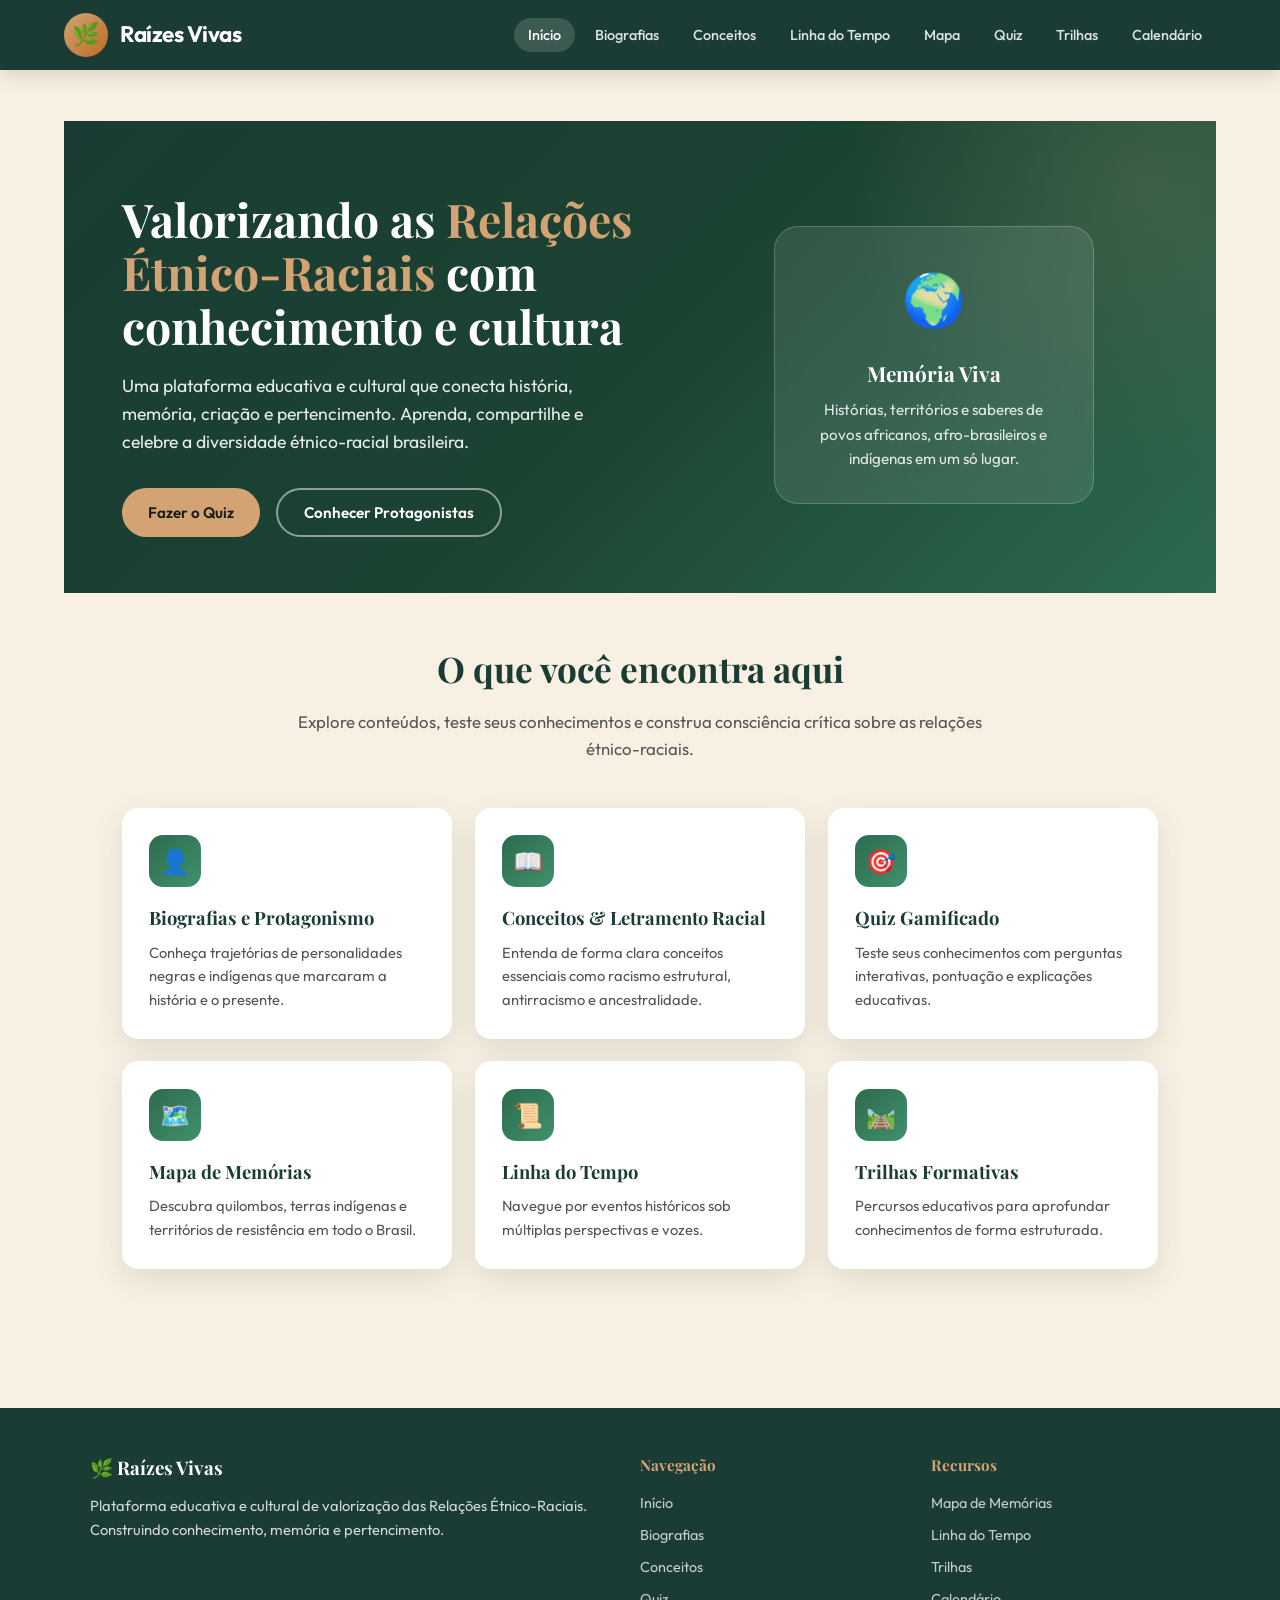
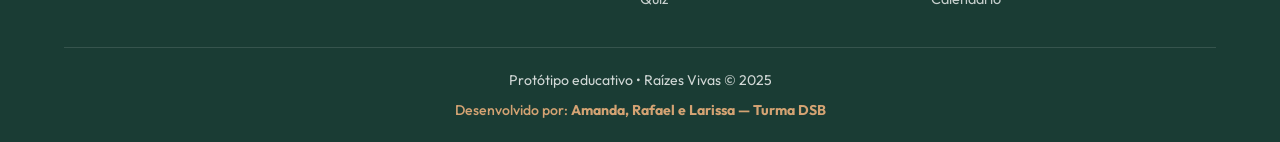
<file: index.html>
<!DOCTYPE html>
<html lang="pt-BR">
<head>
  <meta charset="UTF-8">
  <meta name="viewport" content="width=device-width, initial-scale=1.0">
  <title>Raízes Vivas | Plataforma de Relações Étnico-Raciais</title>
  <link rel="preconnect" href="https://fonts.googleapis.com">
  <link rel="preconnect" href="https://fonts.gstatic.com" crossorigin>
  <link href="https://fonts.googleapis.com/css2?family=Outfit:wght@300;400;500;600;700&family=Playfair+Display:wght@600;700&display=swap" rel="stylesheet">
  <link rel="stylesheet" href="style.css">
</head>
<body>

  <!-- HEADER -->
  <header>
    <div class="logo">
      <!-- Substitua por: <img src="assets/logo.png" alt="Logo Raízes Vivas"> -->
      <div class="logo-icon">🌿</div>
      <span>Raízes Vivas</span>
    </div>
    <nav id="mainNav">
      <button class="nav-btn active" data-section="home">Início</button>
      <button class="nav-btn" data-section="biografias">Biografias</button>
      <button class="nav-btn" data-section="conceitos">Conceitos</button>
      <button class="nav-btn" data-section="timeline">Linha do Tempo</button>
      <button class="nav-btn" data-section="mapa">Mapa</button>
      <button class="nav-btn" data-section="quiz">Quiz</button>
      <button class="nav-btn" data-section="trilhas">Trilhas</button>
      <button class="nav-btn" data-section="calendario">Calendário</button>
    </nav>
    <button class="menu-toggle" id="menuToggle">☰</button>
  </header>

  <!-- ========== HOME ========== -->
  <section id="home" class="section active">
    <div class="hero">
      <div class="hero-content">
        <h1>Valorizando as <span>Relações Étnico-Raciais</span> com conhecimento e cultura</h1>
        <p>Uma plataforma educativa e cultural que conecta história, memória, criação e pertencimento. Aprenda, compartilhe e celebre a diversidade étnico-racial brasileira.</p>
        <div class="hero-buttons">
          <button class="btn btn-primary" onclick="navegar('quiz')">Fazer o Quiz</button>
          <button class="btn btn-outline" onclick="navegar('biografias')">Conhecer Protagonistas</button>
        </div>
      </div>
      <div class="hero-visual">
        <div class="hero-card">
          <div class="emoji">🌍</div>
          <h3>Memória Viva</h3>
          <p>Histórias, territórios e saberes de povos africanos, afro-brasileiros e indígenas em um só lugar.</p>
        </div>
      </div>
    </div>

    <div style="padding: 3rem 5%;">
      <div class="section-header">
        <h2>O que você encontra aqui</h2>
        <p>Explore conteúdos, teste seus conhecimentos e construa consciência crítica sobre as relações étnico-raciais.</p>
      </div>

      <div class="features-grid">
        <div class="feature-card" onclick="navegar('biografias')">
          <div class="icon">👤</div>
          <h3>Biografias e Protagonismo</h3>
          <p>Conheça trajetórias de personalidades negras e indígenas que marcaram a história e o presente.</p>
        </div>
        <div class="feature-card" onclick="navegar('conceitos')">
          <div class="icon">📖</div>
          <h3>Conceitos & Letramento Racial</h3>
          <p>Entenda de forma clara conceitos essenciais como racismo estrutural, antirracismo e ancestralidade.</p>
        </div>
        <div class="feature-card" onclick="navegar('quiz')">
          <div class="icon">🎯</div>
          <h3>Quiz Gamificado</h3>
          <p>Teste seus conhecimentos com perguntas interativas, pontuação e explicações educativas.</p>
        </div>
        <div class="feature-card" onclick="navegar('mapa')">
          <div class="icon">🗺️</div>
          <h3>Mapa de Memórias</h3>
          <p>Descubra quilombos, terras indígenas e territórios de resistência em todo o Brasil.</p>
        </div>
        <div class="feature-card" onclick="navegar('timeline')">
          <div class="icon">📜</div>
          <h3>Linha do Tempo</h3>
          <p>Navegue por eventos históricos sob múltiplas perspectivas e vozes.</p>
        </div>
        <div class="feature-card" onclick="navegar('trilhas')">
          <div class="icon">🛤️</div>
          <h3>Trilhas Formativas</h3>
          <p>Percursos educativos para aprofundar conhecimentos de forma estruturada.</p>
        </div>
      </div>
    </div>
  </section>

  <!-- ========== BIOGRAFIAS ========== -->
  <section id="biografias" class="section">
    <div class="section-header">
      <h2>Biografias e Protagonismo</h2>
      <p>Personalidades negras e indígenas que construíram e continuam construindo a história do Brasil.</p>
    </div>

    <div class="bio-grid">
      <div class="bio-card">
        <div class="bio-img">⚔️</div>
        <div class="bio-body">
          <h3>Dandara dos Palmares</h3>
          <span class="tag">Resistência • Século XVII</span>
          <p>Guerreira e líder militar do Quilombo dos Palmares. Estratégica e corajosa, foi uma das principais figuras da resistência negra no período colonial.</p>
        </div>
      </div>

      <div class="bio-card">
        <div class="bio-img">🛡️</div>
        <div class="bio-body">
          <h3>Zumbi dos Palmares</h3>
          <span class="tag">Resistência • 1655–1695</span>
          <p>Último líder do Quilombo dos Palmares. Tornou-se o maior símbolo da resistência negra no Brasil. Sua morte é lembrada no Dia da Consciência Negra.</p>
        </div>
      </div>

      <div class="bio-card">
        <div class="bio-img">📚</div>
        <div class="bio-body">
          <h3>Machado de Assis</h3>
          <span class="tag">Literatura • 1839–1908</span>
          <p>Um dos maiores escritores da literatura brasileira e mundial. Negro, neto de escravizados, fundou a Academia Brasileira de Letras.</p>
        </div>
      </div>

      <div class="bio-card">
        <div class="bio-img">✍️</div>
        <div class="bio-body">
          <h3>Maria Firmina dos Reis</h3>
          <span class="tag">Literatura • 1822–1917</span>
          <p>Primeira romancista brasileira. Autora de “Úrsula” (1859), obra abolicionista que deu voz às personagens negras escravizadas.</p>
        </div>
      </div>

      <div class="bio-card">
        <div class="bio-img">🌿</div>
        <div class="bio-body">
          <h3>Ailton Krenak</h3>
          <span class="tag">Liderança Indígena • Contemporâneo</span>
          <p>Líder indígena, ambientalista e escritor. Autor de “Ideias para adiar o fim do mundo”. Uma das vozes mais importantes dos povos originários hoje.</p>
        </div>
      </div>

      <div class="bio-card">
        <div class="bio-img">🎓</div>
        <div class="bio-body">
          <h3>Sueli Carneiro</h3>
          <span class="tag">Filosofia & Ativismo • Contemporânea</span>
          <p>Filósofa e ativista antirracista. Fundadora do Geledés – Instituto da Mulher Negra. Referência no pensamento negro brasileiro.</p>
        </div>
      </div>

      <div class="bio-card">
        <div class="bio-img">🪶</div>
        <div class="bio-body">
          <h3>Sonia Guajajara</h3>
          <span class="tag">Política Indígena • Contemporânea</span>
          <p>Liderança indígena e atual Ministra dos Povos Indígenas. Símbolo da luta pelos direitos dos povos originários no Brasil contemporâneo.</p>
        </div>
      </div>

      <div class="bio-card">
        <div class="bio-img">👑</div>
        <div class="bio-body">
          <h3>Tereza de Benguela</h3>
          <span class="tag">Resistência • Século XVIII</span>
          <p>Liderou o Quilombo de Quariterê (MT) por mais de 20 anos após a morte de seu companheiro. Símbolo de liderança feminina negra.</p>
        </div>
      </div>
    </div>
  </section>

  <!-- ========== CONCEITOS ========== -->
  <section id="conceitos" class="section">
    <div class="section-header">
      <h2>Conceitos & Letramento Racial</h2>
      <p>Entenda os conceitos fundamentais para uma educação antirracista e um convívio mais justo.</p>
    </div>

    <div class="conceitos-grid">
      <div class="conceito-card">
        <h3>🧱 Racismo Estrutural</h3>
        <p>É a forma como o racismo está organizado na sociedade: nas instituições, leis, economia, educação e cultura. Não depende apenas de ações individuais, mas de um sistema que historicamente privilegia uns e discrimina outros.</p>
      </div>

      <div class="conceito-card">
        <h3>✊ Antirracismo</h3>
        <p>Mais do que “não ser racista”. É a prática ativa de combater o racismo em todas as suas formas — nas relações pessoais, nas instituições e nas políticas públicas. Exige ação consciente e contínua.</p>
      </div>

      <div class="conceito-card">
        <h3>🌳 Ancestralidade</h3>
        <p>A conexão com as gerações anteriores, seus saberes, valores, lutas e legados. Para povos africanos e indígenas, a ancestralidade é fonte de identidade, força e pertencimento.</p>
      </div>

      <div class="conceito-card">
        <h3>🪞 Representatividade</h3>
        <p>A presença de pessoas negras e indígenas em espaços de poder, mídia, educação e cultura. Ver-se representado fortalece a autoestima e amplia as possibilidades de futuro das novas gerações.</p>
      </div>

      <div class="conceito-card">
        <h3>🏠 Pertencimento</h3>
        <p>O sentimento de fazer parte de um grupo, de uma história e de um território. O racismo tenta negar esse direito. Reconhecer e valorizar as identidades é um ato de reparação e dignidade.</p>
      </div>

      <div class="conceito-card">
        <h3>⚖️ Equidade</h3>
        <p>Diferente de igualdade formal, a equidade reconhece que as pessoas partem de lugares diferentes e precisam de condições específicas para ter as mesmas oportunidades. É justiça com contexto histórico.</p>
      </div>
    </div>
  </section>

  <!-- ========== LINHA DO TEMPO ========== -->
  <section id="timeline" class="section">
    <div class="section-header">
      <h2>Linha do Tempo Multivocal</h2>
      <p>Eventos históricos contados por diferentes vozes e perspectivas.</p>
    </div>

    <div class="timeline-filters">
      <button class="filter-btn active" data-filter="todos">Todos</button>
      <button class="filter-btn" data-filter="africa">África</button>
      <button class="filter-btn" data-filter="brasil">Brasil</button>
      <button class="filter-btn" data-filter="indigena">Povos Indígenas</button>
      <button class="filter-btn" data-filter="resistencia">Resistência</button>
    </div>

    <div class="timeline">
      <div class="timeline-item" data-cat="africa">
        <span class="year">Séculos XII–XVI</span>
        <h3>Reinos e Impérios Africanos</h3>
        <p>Grandes civilizações como Mali, Songhai, Congo e Benin floresceram com sistemas políticos, econômicos e culturais sofisticados, muito antes da chegada dos europeus.</p>
      </div>
      <div class="timeline-item" data-cat="brasil">
        <span class="year">1500–1888</span>
        <h3>Diáspora Africana e Escravidão no Brasil</h3>
        <p>Mais de 4,8 milhões de africanos foram trazidos forçadamente. Mesmo sob violência extrema, construíram culturas, religiões, línguas e formas de resistência que moldaram o Brasil.</p>
      </div>
      <div class="timeline-item" data-cat="resistencia">
        <span class="year">1605–1695</span>
        <h3>Quilombo dos Palmares</h3>
        <p>O maior quilombo das Américas durou quase um século. Liderado por Zumbi e Dandara, tornou-se símbolo máximo de resistência negra e liberdade.</p>
      </div>
      <div class="timeline-item" data-cat="indigena">
        <span class="year">Século XVI em diante</span>
        <h3>Resistências Indígenas</h3>
        <p>Povos originários enfrentaram invasão, doenças e escravização. Muitos mantiveram línguas, cosmologias e territórios através de lutas contínuas até os dias atuais.</p>
      </div>
      <div class="timeline-item" data-cat="brasil">
        <span class="year">13 de maio de 1888</span>
        <h3>Abolição da Escravidão</h3>
        <p>A Lei Áurea encerrou legalmente a escravidão, mas não garantiu terras, educação ou reparação. O pós-abolição foi marcado por exclusão e novas formas de racismo.</p>
      </div>
      <div class="timeline-item" data-cat="resistencia">
        <span class="year">20 de novembro de 1695</span>
        <h3>Morte de Zumbi dos Palmares</h3>
        <p>Data que se tornou o Dia da Consciência Negra. Representa a luta contínua por dignidade, memória e justiça racial no Brasil.</p>
      </div>
      <div class="timeline-item" data-cat="brasil">
        <span class="year">2003 / 2008</span>
        <h3>Leis 10.639 e 11.645</h3>
        <p>Tornaram obrigatório o ensino da história e cultura afro-brasileira e indígena em todas as escolas do país, um marco na educação antirracista.</p>
      </div>
    </div>
  </section>

  <!-- ========== MAPA ========== -->
  <section id="mapa" class="section">
    <div class="section-header">
      <h2>Mapa de Memórias</h2>
      <p>Territórios de resistência, saberes e culturas vivas em todo o Brasil.</p>
    </div>

    <div class="map-container">
      <div class="map-placeholder">
        <svg viewBox="0 0 400 400" preserveAspectRatio="xMidYMid meet">
          <path fill="#ffffff" d="M280,40 C300,50 320,70 330,100 C340,130 350,150 345,180 C340,210 330,240 310,260 C290,280 270,300 240,320 C210,340 180,350 150,345 C120,340 100,320 90,290 C80,260 70,230 75,200 C80,170 90,140 110,120 C130,100 160,80 190,60 C220,40 250,30 280,40 Z"/>
        </svg>

        <div class="map-points">
          <div class="map-point" style="top: 22%; left: 42%;" data-label="Amazônia" onclick="mostrarPonto(this, 'Aldeias Indígenas (AM/PA)', 'Povos da Amazônia que protegem a floresta e transmitem conhecimentos milenares sobre a biodiversidade e cosmologias ancestrais.')"></div>
          <div class="map-point" style="top: 28%; left: 72%;" data-label="Pernambuco" onclick="mostrarPonto(this, 'Quilombo do Catucá (PE)', 'Histórico quilombo urbano com memória de luta e forte presença da cultura afro-pernambucana.')"></div>
          <div class="map-point" style="top: 42%; left: 78%;" data-label="Bahia" onclick="mostrarPonto(this, 'Quilombo do Remanso (BA)', 'Comunidade quilombola com forte tradição de samba de roda, agricultura tradicional e resistência cultural.')"></div>
          <div class="map-point" style="top: 48%; left: 48%;" data-label="Goiás" onclick="mostrarPonto(this, 'Comunidade Kalunga (GO)', 'Um dos maiores territórios quilombolas do Brasil, com rica tradição cultural e história de resistência.')"></div>
          <div class="map-point" style="top: 40%; left: 52%;" data-label="Mato Grosso" onclick="mostrarPonto(this, 'Terras Indígenas (MT)', 'Diversos povos, como os Xavante e Bororo, mantêm línguas, rituais e modos de vida ancestrais.')"></div>
          <div class="map-point" style="top: 62%; left: 68%;" data-label="Rio de Janeiro" onclick="mostrarPonto(this, 'Terreiro de Candomblé (RJ)', 'Espaço de preservação da religião de matriz africana, acolhimento comunitário e transmissão de saberes.')"></div>
          <div class="map-point" style="top: 58%; left: 60%;" data-label="São Paulo" onclick="mostrarPonto(this, 'Comunidades Negras Urbanas (SP)', 'Territórios de cultura, samba, jongo e mobilização antirracista nas periferias e centros urbanos.')"></div>
          <div class="map-point" style="top: 75%; left: 58%;" data-label="Rio Grande do Sul" onclick="mostrarPonto(this, 'Quilombos e Comunidades (RS)', 'Presença negra histórica no Sul, com comunidades quilombolas e tradições culturais afro-gaúchas.')"></div>
        </div>

        <div class="map-popup" id="mapPopup">
          <button class="popup-close" onclick="fecharPopup()">×</button>
          <h4 id="popupTitle">Título</h4>
          <p id="popupDesc">Descrição</p>
        </div>
      </div>

      <div class="map-info">
        <div class="map-stat">
          <div class="number">2.800+</div>
          <div class="label">Comunidades Quilombolas</div>
        </div>
        <div class="map-stat">
          <div class="number">305</div>
          <div class="label">Povos Indígenas</div>
        </div>
        <div class="map-stat">
          <div class="number">1.200+</div>
          <div class="label">Terreiros mapeados</div>
        </div>
        <div class="map-stat">
          <div class="number">∞</div>
          <div class="label">Histórias para contar</div>
        </div>
      </div>
    </div>
  </section>

  <!-- ========== QUIZ ========== -->
  <section id="quiz" class="section">
    <div class="section-header">
      <h2>Quiz de Relações Étnico-Raciais</h2>
      <p>Teste seus conhecimentos de forma interativa e educativa. Cada acerto vale 10 pontos!</p>
    </div>

    <div class="quiz-container">
      <div id="quizContent">
        <div class="quiz-header">
          <div class="quiz-score">
            <span id="quizScore">Pontuação: 0</span>
            <span id="quizProgress">Pergunta 1 de 6</span>
          </div>
        </div>

        <div class="quiz-question" id="quizQuestion">
          Clique em "Começar Quiz" para iniciar!
        </div>

        <div class="quiz-options" id="quizOptions"></div>
        <div class="quiz-feedback" id="quizFeedback"></div>

        <div class="quiz-actions">
          <button class="btn btn-primary" id="quizStart" onclick="iniciarQuiz()">Começar Quiz</button>
          <button class="btn btn-primary" id="quizNext" style="display:none;" onclick="proximaPergunta()">Próxima pergunta</button>
        </div>
      </div>

      <div class="quiz-result" id="quizResult">
        <h3>Resultado Final</h3>
        <div class="final-score" id="finalScore">0 / 60</div>
        <p id="resultMessage"></p>
        <button class="btn btn-primary" style="margin-top:1.2rem;" onclick="iniciarQuiz()">Tentar novamente</button>
      </div>
    </div>
  </section>

  <!-- ========== TRILHAS ========== -->
  <section id="trilhas" class="section">
    <div class="section-header">
      <h2>Trilhas Formativas</h2>
      <p>Percursos educativos para aprofundar conhecimentos e desenvolver consciência crítica.</p>
    </div>

    <div class="trilhas-grid">
      <div class="trilha-card">
        <div class="trilha-header" style="background: linear-gradient(135deg, #1a3c34, #2d6a4f);">🌍</div>
        <div class="trilha-body">
          <h3>África para além da escravidão</h3>
          <p>Conheça os reinos, ciências, artes e filosofias africanas antes e durante a diáspora.</p>
          <div class="trilha-meta"><span>📚 8 módulos</span><span>⏱️ 6 horas</span></div>
          <div class="progress-bar"><div class="progress-fill" style="width: 35%;"></div></div>
          <small>35% concluído</small>
        </div>
      </div>

      <div class="trilha-card">
        <div class="trilha-header" style="background: linear-gradient(135deg, #bc6c25, #d4a373);">🛡️</div>
        <div class="trilha-body">
          <h3>Racismo estrutural e antirracismo</h3>
          <p>Entenda como o racismo se organiza na sociedade e quais práticas combatem essa realidade.</p>
          <div class="trilha-meta"><span>📚 6 módulos</span><span>⏱️ 4,5 horas</span></div>
          <div class="progress-bar"><div class="progress-fill" style="width: 10%;"></div></div>
          <small>10% concluído</small>
        </div>
      </div>

      <div class="trilha-card">
        <div class="trilha-header" style="background: linear-gradient(135deg, #40916c, #2d6a4f);">🪶</div>
        <div class="trilha-body">
          <h3>Povos Indígenas: passado e presente</h3>
          <p>Diversidade, cosmologias, lutas territoriais e contribuições dos povos originários.</p>
          <div class="trilha-meta"><span>📚 7 módulos</span><span>⏱️ 5 horas</span></div>
          <div class="progress-bar"><div class="progress-fill" style="width: 0%;"></div></div>
          <small>Não iniciada</small>
        </div>
      </div>

      <div class="trilha-card">
        <div class="trilha-header" style="background: linear-gradient(135deg, #1b4332, #bc6c25);">🎭</div>
        <div class="trilha-body">
          <h3>Culturas afro-diaspóricas no século XXI</h3>
          <p>Música, literatura, cinema, moda e tecnologia produzidos pela diáspora africana hoje.</p>
          <div class="trilha-meta"><span>📚 5 módulos</span><span>⏱️ 3,5 horas</span></div>
          <div class="progress-bar"><div class="progress-fill" style="width: 60%;"></div></div>
          <small>60% concluído</small>
        </div>
      </div>
    </div>
  </section>

  <!-- ========== CALENDÁRIO ========== -->
  <section id="calendario" class="section">
    <div class="section-header">
      <h2>Calendário de Celebrações e Resistências</h2>
      <p>Datas importantes para lembrar, estudar e celebrar.</p>
    </div>

    <div class="calendar-grid">
      <div class="event-card">
        <div class="event-date">19 de abril</div>
        <h3>Dia dos Povos Indígenas</h3>
        <p>Data dedicada à valorização das culturas, línguas e direitos dos povos originários do Brasil.</p>
      </div>
      <div class="event-card">
        <div class="event-date">13 de maio</div>
        <h3>Abolição da Escravidão</h3>
        <p>Marco legal da abolição. Momento de reflexão sobre o que ainda falta ser conquistado em termos de equidade.</p>
      </div>
      <div class="event-card">
        <div class="event-date">20 de novembro</div>
        <h3>Dia da Consciência Negra</h3>
        <p>Em memória a Zumbi dos Palmares. Principal data de afirmação da luta antirracista no Brasil.</p>
      </div>
      <div class="event-card">
        <div class="event-date">25 de julho</div>
        <h3>Dia da Mulher Negra Latino-Americana e Caribenha</h3>
        <p>Celebra a resistência e a contribuição das mulheres negras na construção das sociedades latino-americanas.</p>
      </div>
      <div class="event-card">
        <div class="event-date">Setembro / Outubro</div>
        <h3>Festas de Iemanjá e outras celebrações</h3>
        <p>Momentos de devoção, cultura e encontro das religiões de matriz africana em diversas cidades.</p>
      </div>
      <div class="event-card">
        <div class="event-date">Todo o ano</div>
        <h3>Semana da Consciência Negra (escolas)</h3>
        <p>Sugestões de atividades, rodas de conversa e materiais prontos para uso em sala de aula.</p>
      </div>
    </div>
  </section>

  <!-- FOOTER -->
  <footer>
    <div class="footer-content">
      <div class="footer-brand">
        <h3>🌿 Raízes Vivas</h3>
        <p>Plataforma educativa e cultural de valorização das Relações Étnico-Raciais. Construindo conhecimento, memória e pertencimento.</p>
      </div>
      <div class="footer-links">
        <h4>Navegação</h4>
        <ul>
          <li><a href="#" onclick="navegar('home'); return false;">Início</a></li>
          <li><a href="#" onclick="navegar('biografias'); return false;">Biografias</a></li>
          <li><a href="#" onclick="navegar('conceitos'); return false;">Conceitos</a></li>
          <li><a href="#" onclick="navegar('quiz'); return false;">Quiz</a></li>
        </ul>
      </div>
      <div class="footer-links">
        <h4>Recursos</h4>
        <ul>
          <li><a href="#" onclick="navegar('mapa'); return false;">Mapa de Memórias</a></li>
          <li><a href="#" onclick="navegar('timeline'); return false;">Linha do Tempo</a></li>
          <li><a href="#" onclick="navegar('trilhas'); return false;">Trilhas</a></li>
          <li><a href="#" onclick="navegar('calendario'); return false;">Calendário</a></li>
        </ul>
      </div>
    </div>
    <div class="footer-bottom">
      <p>Protótipo educativo • Raízes Vivas © 2025</p>
      <p class="autores">Desenvolvido por: <strong>Amanda, <strong>Rafael e <strong>Larissa — Turma DSB
    </div>
  </footer>

  <div class="modal-overlay" id="modal">
    <div class="modal">
      <button class="modal-close" onclick="fecharModal()">×</button>
      <h2 style="margin-bottom:1rem;">Álbum de Ancestralidade</h2>
      <p style="margin-bottom:1.2rem; color:#555;">Em breve você poderá criar seu álbum digital com fotos, áudios, receitas e histórias da sua família e comunidade.</p>
      <button class="btn btn-primary" onclick="fecharModal()">Entendi</button>
    </div>
  </div>

  <script src="script.js"></script>
</body>
</html>
</file>
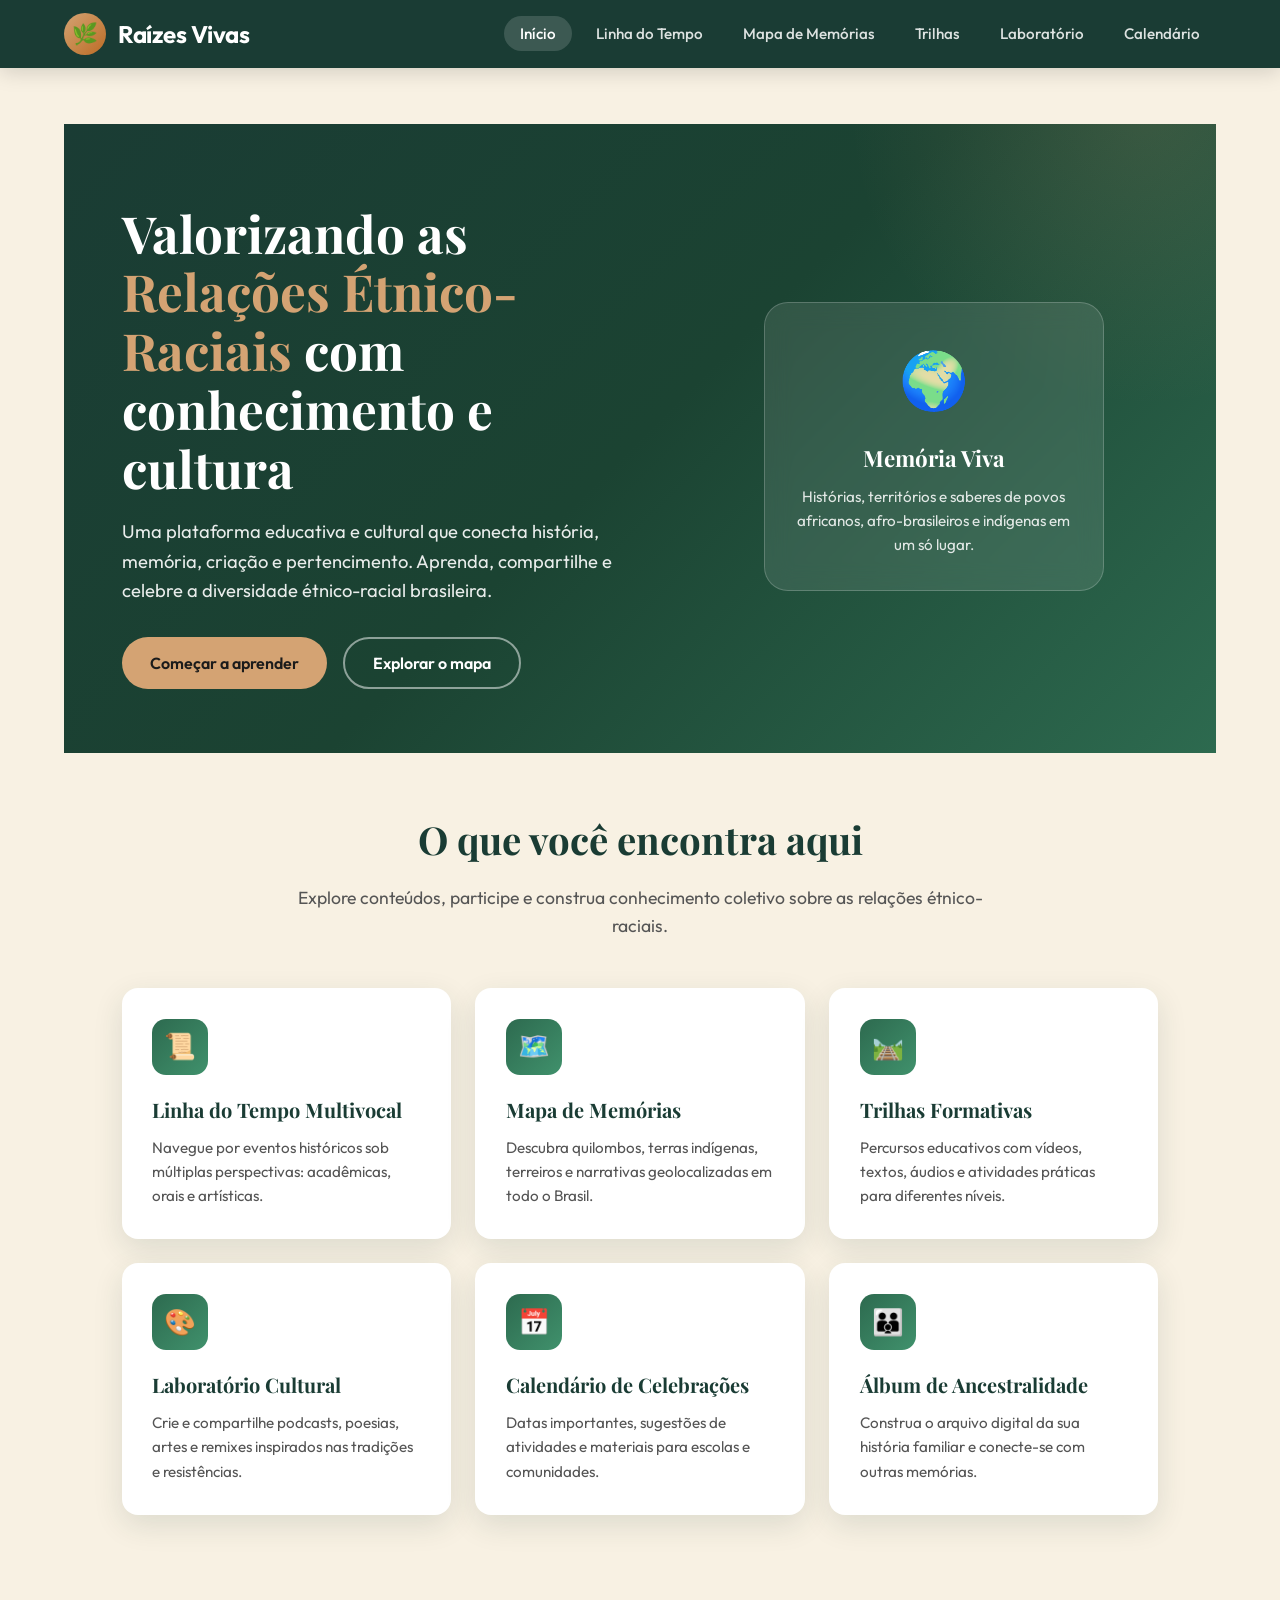
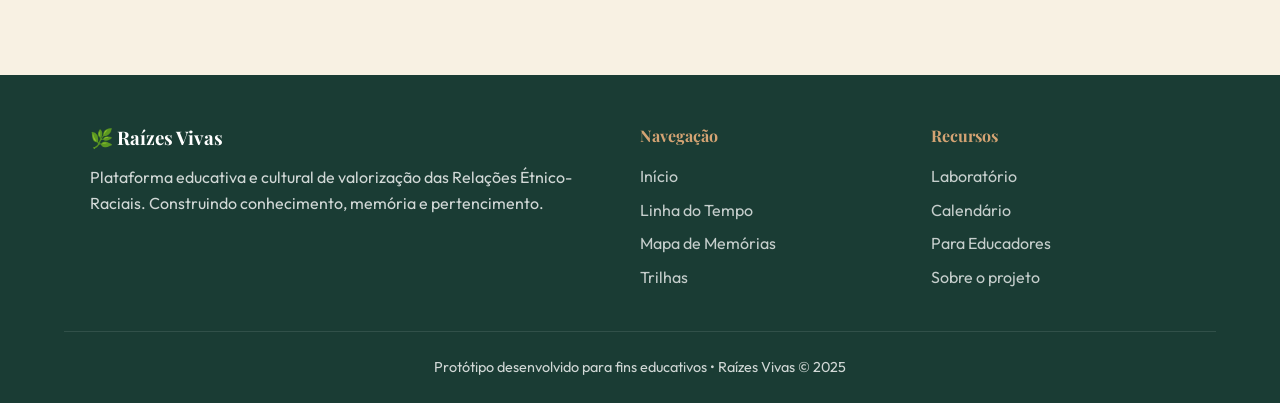
<file: raizesvivas.html>
<!DOCTYPE html>
<html lang="pt-BR">
<head>
  <meta charset="UTF-8">
  <meta name="viewport" content="width=device-width, initial-scale=1.0">
  <title>Raízes Vivas | Plataforma de Relações Étnico-Raciais</title>
  <link rel="preconnect" href="https://fonts.googleapis.com">
  <link rel="preconnect" href="https://fonts.gstatic.com" crossorigin>
  <link href="https://fonts.googleapis.com/css2?family=Outfit:wght@300;400;500;600;700&family=Playfair+Display:wght@600;700&display=swap" rel="stylesheet">
  <style>
    :root {
      --verde-profundo: #1a3c34;
      --verde-medio: #2d6a4f;
      --verde-claro: #40916c;
      --dourado: #d4a373;
      --terracota: #bc6c25;
      --areia: #fefae0;
      --creme: #f8f1e3;
      --escuro: #1b1b1b;
      --texto: #2d2d2d;
      --branco: #ffffff;
      --sombra: 0 10px 30px rgba(26, 60, 52, 0.12);
      --radius: 16px;
    }

    * {
      margin: 0;
      padding: 0;
      box-sizing: border-box;
    }

    body {
      font-family: 'Outfit', sans-serif;
      background: var(--creme);
      color: var(--texto);
      line-height: 1.6;
      overflow-x: hidden;
    }

    h1, h2, h3, h4 {
      font-family: 'Playfair Display', serif;
      font-weight: 700;
      color: var(--verde-profundo);
    }

    /* ========== HEADER ========== */
    header {
      background: var(--verde-profundo);
      color: var(--branco);
      padding: 0.8rem 5%;
      position: sticky;
      top: 0;
      z-index: 1000;
      display: flex;
      justify-content: space-between;
      align-items: center;
      box-shadow: 0 4px 20px rgba(0,0,0,0.15);
    }

    .logo {
      display: flex;
      align-items: center;
      gap: 12px;
      font-size: 1.5rem;
      font-weight: 700;
      letter-spacing: -0.5px;
    }

    .logo-icon {
      width: 42px;
      height: 42px;
      background: linear-gradient(135deg, var(--dourado), var(--terracota));
      border-radius: 50%;
      display: flex;
      align-items: center;
      justify-content: center;
      font-size: 1.3rem;
    }

    nav {
      display: flex;
      gap: 8px;
      flex-wrap: wrap;
    }

    nav button {
      background: transparent;
      border: none;
      color: rgba(255,255,255,0.85);
      font-family: 'Outfit', sans-serif;
      font-size: 0.95rem;
      font-weight: 500;
      padding: 8px 16px;
      border-radius: 30px;
      cursor: pointer;
      transition: all 0.25s ease;
    }

    nav button:hover,
    nav button.active {
      background: rgba(255,255,255,0.15);
      color: var(--branco);
    }

    .menu-toggle {
      display: none;
      background: none;
      border: none;
      color: white;
      font-size: 1.6rem;
      cursor: pointer;
    }

    /* ========== HERO ========== */
    .hero {
      background: linear-gradient(135deg, var(--verde-profundo) 0%, #1b4332 50%, var(--verde-medio) 100%);
      color: white;
      padding: 5rem 5% 4rem;
      display: grid;
      grid-template-columns: 1.2fr 1fr;
      gap: 3rem;
      align-items: center;
      position: relative;
      overflow: hidden;
    }

    .hero::before {
      content: '';
      position: absolute;
      top: -50%;
      right: -20%;
      width: 600px;
      height: 600px;
      background: radial-gradient(circle, rgba(212,163,115,0.15) 0%, transparent 70%);
      border-radius: 50%;
    }

    .hero-content h1 {
      font-size: 3.2rem;
      line-height: 1.15;
      color: white;
      margin-bottom: 1.2rem;
    }

    .hero-content h1 span {
      color: var(--dourado);
    }

    .hero-content p {
      font-size: 1.15rem;
      opacity: 0.9;
      max-width: 520px;
      margin-bottom: 2rem;
    }

    .hero-buttons {
      display: flex;
      gap: 1rem;
      flex-wrap: wrap;
    }

    .btn {
      padding: 14px 28px;
      border-radius: 40px;
      font-weight: 600;
      font-size: 1rem;
      border: none;
      cursor: pointer;
      transition: all 0.3s ease;
      font-family: 'Outfit', sans-serif;
    }

    .btn-primary {
      background: var(--dourado);
      color: var(--escuro);
    }

    .btn-primary:hover {
      background: #e0b48a;
      transform: translateY(-2px);
      box-shadow: 0 8px 20px rgba(212,163,115,0.35);
    }

    .btn-outline {
      background: transparent;
      border: 2px solid rgba(255,255,255,0.5);
      color: white;
    }

    .btn-outline:hover {
      border-color: white;
      background: rgba(255,255,255,0.1);
    }

    .hero-visual {
      display: flex;
      justify-content: center;
      position: relative;
    }

    .hero-card {
      background: rgba(255,255,255,0.1);
      backdrop-filter: blur(12px);
      border: 1px solid rgba(255,255,255,0.2);
      border-radius: 24px;
      padding: 2rem;
      width: 100%;
      max-width: 340px;
      text-align: center;
    }

    .hero-card .emoji {
      font-size: 3.5rem;
      margin-bottom: 1rem;
    }

    .hero-card h3 {
      color: white;
      font-size: 1.4rem;
      margin-bottom: 0.5rem;
    }

    .hero-card p {
      font-size: 0.95rem;
      opacity: 0.85;
    }

    /* ========== SECTIONS ========== */
    .section {
      display: none;
      padding: 3.5rem 5%;
      animation: fadeIn 0.4s ease;
    }

    .section.active {
      display: block;
    }

    @keyframes fadeIn {
      from { opacity: 0; transform: translateY(12px); }
      to { opacity: 1; transform: translateY(0); }
    }

    .section-header {
      text-align: center;
      max-width: 700px;
      margin: 0 auto 3rem;
    }

    .section-header h2 {
      font-size: 2.4rem;
      margin-bottom: 0.8rem;
    }

    .section-header p {
      color: #555;
      font-size: 1.1rem;
    }

    /* ========== HOME CARDS ========== */
    .features-grid {
      display: grid;
      grid-template-columns: repeat(auto-fit, minmax(280px, 1fr));
      gap: 1.5rem;
      margin-top: 1rem;
    }

    .feature-card {
      background: var(--branco);
      border-radius: var(--radius);
      padding: 1.8rem;
      box-shadow: var(--sombra);
      transition: all 0.3s ease;
      cursor: pointer;
      border: 2px solid transparent;
    }

    .feature-card:hover {
      transform: translateY(-6px);
      border-color: var(--verde-claro);
      box-shadow: 0 15px 40px rgba(26, 60, 52, 0.15);
    }

    .feature-card .icon {
      width: 56px;
      height: 56px;
      background: linear-gradient(135deg, var(--verde-medio), var(--verde-claro));
      border-radius: 14px;
      display: flex;
      align-items: center;
      justify-content: center;
      font-size: 1.6rem;
      margin-bottom: 1.2rem;
    }

    .feature-card h3 {
      font-size: 1.25rem;
      margin-bottom: 0.6rem;
    }

    .feature-card p {
      color: #555;
      font-size: 0.95rem;
    }

    /* ========== TIMELINE ========== */
    .timeline {
      position: relative;
      max-width: 900px;
      margin: 0 auto;
      padding-left: 30px;
    }

    .timeline::before {
      content: '';
      position: absolute;
      left: 0;
      top: 0;
      bottom: 0;
      width: 4px;
      background: linear-gradient(to bottom, var(--verde-medio), var(--dourado));
      border-radius: 4px;
    }

    .timeline-item {
      position: relative;
      margin-bottom: 2.5rem;
      background: var(--branco);
      border-radius: var(--radius);
      padding: 1.6rem;
      box-shadow: var(--sombra);
      margin-left: 20px;
      transition: all 0.3s ease;
    }

    .timeline-item:hover {
      transform: translateX(8px);
    }

    .timeline-item::before {
      content: '';
      position: absolute;
      left: -42px;
      top: 28px;
      width: 18px;
      height: 18px;
      background: var(--dourado);
      border: 4px solid var(--verde-profundo);
      border-radius: 50%;
    }

    .timeline-item .year {
      display: inline-block;
      background: var(--verde-profundo);
      color: white;
      padding: 4px 14px;
      border-radius: 20px;
      font-size: 0.85rem;
      font-weight: 600;
      margin-bottom: 0.7rem;
    }

    .timeline-item h3 {
      font-size: 1.2rem;
      margin-bottom: 0.5rem;
    }

    .timeline-item p {
      color: #555;
      font-size: 0.95rem;
    }

    .timeline-filters {
      display: flex;
      gap: 0.8rem;
      justify-content: center;
      flex-wrap: wrap;
      margin-bottom: 2.5rem;
    }

    .filter-btn {
      padding: 8px 18px;
      border-radius: 30px;
      border: 2px solid var(--verde-medio);
      background: transparent;
      color: var(--verde-medio);
      font-weight: 500;
      cursor: pointer;
      transition: all 0.25s;
      font-family: 'Outfit', sans-serif;
    }

    .filter-btn.active,
    .filter-btn:hover {
      background: var(--verde-medio);
      color: white;
    }

    /* ========== MAPA MELHORADO ========== */
    .map-container {
      background: var(--branco);
      border-radius: var(--radius);
      box-shadow: var(--sombra);
      overflow: hidden;
      max-width: 1000px;
      margin: 0 auto;
    }

    .map-placeholder {
      height: 420px;
      background: linear-gradient(160deg, #1b4332 0%, #2d6a4f 50%, #40916c 100%);
      position: relative;
      display: flex;
      align-items: center;
      justify-content: center;
      color: white;
      overflow: hidden;
    }

    .map-placeholder svg {
      position: absolute;
      width: 85%;
      height: 90%;
      opacity: 0.25;
      pointer-events: none;
    }

    .map-points {
      position: absolute;
      width: 100%;
      height: 100%;
      z-index: 2;
    }

    .map-point {
      position: absolute;
      width: 22px;
      height: 22px;
      background: var(--dourado);
      border-radius: 50%;
      border: 3px solid white;
      cursor: pointer;
      transition: all 0.3s;
      box-shadow: 0 0 0 0 rgba(212,163,115,0.4);
      animation: pulse 2s infinite;
      z-index: 3;
    }

    .map-point:hover,
    .map-point.active {
      transform: scale(1.35);
      background: #f0c48a;
      box-shadow: 0 0 0 6px rgba(212,163,115,0.35);
    }

    .map-point::after {
      content: attr(data-label);
      position: absolute;
      bottom: 28px;
      left: 50%;
      transform: translateX(-50%);
      background: rgba(0,0,0,0.75);
      color: white;
      font-size: 0.7rem;
      padding: 3px 8px;
      border-radius: 6px;
      white-space: nowrap;
      opacity: 0;
      pointer-events: none;
      transition: opacity 0.2s;
    }

    .map-point:hover::after {
      opacity: 1;
    }

    @keyframes pulse {
      0% { box-shadow: 0 0 0 0 rgba(212,163,115,0.5); }
      70% { box-shadow: 0 0 0 14px rgba(212,163,115,0); }
      100% { box-shadow: 0 0 0 0 rgba(212,163,115,0); }
    }

    .map-popup {
      position: absolute;
      bottom: 20px;
      left: 50%;
      transform: translateX(-50%);
      background: white;
      color: var(--texto);
      padding: 1.2rem 1.5rem;
      border-radius: 14px;
      box-shadow: 0 12px 30px rgba(0,0,0,0.25);
      max-width: 320px;
      width: 90%;
      z-index: 10;
      display: none;
      animation: fadeIn 0.25s ease;
    }

    .map-popup.active {
      display: block;
    }

    .map-popup h4 {
      font-size: 1.05rem;
      margin-bottom: 0.4rem;
      color: var(--verde-profundo);
    }

    .map-popup p {
      font-size: 0.9rem;
      color: #555;
      margin-bottom: 0.8rem;
    }

    .map-popup .popup-close {
      position: absolute;
      top: 8px;
      right: 12px;
      background: none;
      border: none;
      font-size: 1.2rem;
      cursor: pointer;
      color: #888;
    }

    .map-info {
      padding: 1.8rem;
      display: grid;
      grid-template-columns: repeat(auto-fit, minmax(200px, 1fr));
      gap: 1.2rem;
    }

    .map-stat {
      text-align: center;
    }

    .map-stat .number {
      font-size: 2rem;
      font-weight: 700;
      color: var(--verde-medio);
      font-family: 'Playfair Display', serif;
    }

    .map-stat .label {
      font-size: 0.9rem;
      color: #666;
    }

    /* ========== TRILHAS ========== */
    .trilhas-grid {
      display: grid;
      grid-template-columns: repeat(auto-fit, minmax(300px, 1fr));
      gap: 1.5rem;
    }

    .trilha-card {
      background: var(--branco);
      border-radius: var(--radius);
      overflow: hidden;
      box-shadow: var(--sombra);
      transition: all 0.3s;
    }

    .trilha-card:hover {
      transform: translateY(-5px);
    }

    .trilha-header {
      height: 120px;
      display: flex;
      align-items: center;
      justify-content: center;
      font-size: 2.8rem;
      color: white;
    }

    .trilha-body {
      padding: 1.5rem;
    }

    .trilha-body h3 {
      font-size: 1.2rem;
      margin-bottom: 0.5rem;
    }

    .trilha-meta {
      display: flex;
      gap: 1rem;
      margin: 1rem 0;
      font-size: 0.85rem;
      color: #666;
    }

    .progress-bar {
      height: 8px;
      background: #e9ecef;
      border-radius: 10px;
      overflow: hidden;
      margin-bottom: 0.5rem;
    }

    .progress-fill {
      height: 100%;
      background: linear-gradient(90deg, var(--verde-medio), var(--verde-claro));
      border-radius: 10px;
    }

    /* ========== LABORATÓRIO ========== */
    .lab-grid {
      display: grid;
      grid-template-columns: repeat(auto-fit, minmax(260px, 1fr));
      gap: 1.5rem;
    }

    .lab-card {
      background: var(--branco);
      border-radius: var(--radius);
      padding: 1.8rem;
      box-shadow: var(--sombra);
      text-align: center;
      transition: all 0.3s;
    }

    .lab-card:hover {
      transform: translateY(-5px);
      box-shadow: 0 15px 35px rgba(26,60,52,0.15);
    }

    .lab-card .icon {
      font-size: 2.5rem;
      margin-bottom: 1rem;
    }

    .lab-card h3 {
      margin-bottom: 0.6rem;
    }

    /* ========== CALENDÁRIO ========== */
    .calendar-grid {
      display: grid;
      grid-template-columns: repeat(auto-fit, minmax(280px, 1fr));
      gap: 1.3rem;
    }

    .event-card {
      background: var(--branco);
      border-radius: var(--radius);
      padding: 1.5rem;
      box-shadow: var(--sombra);
      border-left: 5px solid var(--dourado);
      transition: all 0.3s;
    }

    .event-card:hover {
      transform: translateX(6px);
    }

    .event-date {
      font-size: 0.85rem;
      font-weight: 600;
      color: var(--terracota);
      margin-bottom: 0.4rem;
    }

    .event-card h3 {
      font-size: 1.15rem;
      margin-bottom: 0.5rem;
    }

    /* ========== FOOTER ========== */
    footer {
      background: var(--verde-profundo);
      color: rgba(255,255,255,0.8);
      padding: 3rem 5% 1.5rem;
      margin-top: 3rem;
    }

    .footer-content {
      display: grid;
      grid-template-columns: 2fr 1fr 1fr;
      gap: 2rem;
      max-width: 1100px;
      margin: 0 auto 2rem;
    }

    .footer-brand h3 {
      color: white;
      margin-bottom: 0.8rem;
    }

    .footer-links h4 {
      color: var(--dourado);
      margin-bottom: 1rem;
      font-size: 1rem;
    }

    .footer-links ul {
      list-style: none;
    }

    .footer-links li {
      margin-bottom: 0.5rem;
    }

    .footer-links a {
      color: rgba(255,255,255,0.75);
      text-decoration: none;
      transition: color 0.2s;
    }

    .footer-links a:hover {
      color: var(--dourado);
    }

    .footer-bottom {
      text-align: center;
      padding-top: 1.5rem;
      border-top: 1px solid rgba(255,255,255,0.1);
      font-size: 0.9rem;
    }

    /* ========== MODAL ========== */
    .modal-overlay {
      position: fixed;
      inset: 0;
      background: rgba(0,0,0,0.6);
      display: none;
      align-items: center;
      justify-content: center;
      z-index: 2000;
      padding: 1rem;
    }

    .modal-overlay.active {
      display: flex;
    }

    .modal {
      background: white;
      border-radius: 20px;
      max-width: 500px;
      width: 100%;
      padding: 2rem;
      position: relative;
      animation: modalIn 0.3s ease;
    }

    @keyframes modalIn {
      from { opacity: 0; transform: scale(0.9); }
      to { opacity: 1; transform: scale(1); }
    }

    .modal-close {
      position: absolute;
      top: 1rem;
      right: 1.2rem;
      background: none;
      border: none;
      font-size: 1.5rem;
      cursor: pointer;
      color: #888;
    }

    /* ========== RESPONSIVE ========== */
    @media (max-width: 900px) {
      .hero {
        grid-template-columns: 1fr;
        text-align: center;
        padding: 3.5rem 5%;
      }

      .hero-content p {
        margin-left: auto;
        margin-right: auto;
      }

      .hero-buttons {
        justify-content: center;
      }

      .hero-content h1 {
        font-size: 2.4rem;
      }

      .footer-content {
        grid-template-columns: 1fr;
      }
    }

    @media (max-width: 700px) {
      nav {
        display: none;
        position: absolute;
        top: 100%;
        left: 0;
        right: 0;
        background: var(--verde-profundo);
        flex-direction: column;
        padding: 1rem;
        gap: 4px;
      }

      nav.open {
        display: flex;
      }

      .menu-toggle {
        display: block;
      }

      .hero-content h1 {
        font-size: 2rem;
      }
    }
  </style>
</head>
<body>

  <!-- HEADER -->
  <header>
    <div class="logo">
      <div class="logo-icon">🌿</div>
      <span>Raízes Vivas</span>
    </div>
    <nav id="mainNav">
      <button class="nav-btn active" data-section="home">Início</button>
      <button class="nav-btn" data-section="timeline">Linha do Tempo</button>
      <button class="nav-btn" data-section="mapa">Mapa de Memórias</button>
      <button class="nav-btn" data-section="trilhas">Trilhas</button>
      <button class="nav-btn" data-section="laboratorio">Laboratório</button>
      <button class="nav-btn" data-section="calendario">Calendário</button>
    </nav>
    <button class="menu-toggle" id="menuToggle">☰</button>
  </header>

  <!-- HOME -->
  <section id="home" class="section active">
    <div class="hero">
      <div class="hero-content">
        <h1>Valorizando as <span>Relações Étnico-Raciais</span> com conhecimento e cultura</h1>
        <p>Uma plataforma educativa e cultural que conecta história, memória, criação e pertencimento. Aprenda, compartilhe e celebre a diversidade étnico-racial brasileira.</p>
        <div class="hero-buttons">
          <button class="btn btn-primary" onclick="navegar('trilhas')">Começar a aprender</button>
          <button class="btn btn-outline" onclick="navegar('mapa')">Explorar o mapa</button>
        </div>
      </div>
      <div class="hero-visual">
        <div class="hero-card">
          <div class="emoji">🌍</div>
          <h3>Memória Viva</h3>
          <p>Histórias, territórios e saberes de povos africanos, afro-brasileiros e indígenas em um só lugar.</p>
        </div>
      </div>
    </div>

    <div style="padding: 3.5rem 5%;">
      <div class="section-header">
        <h2>O que você encontra aqui</h2>
        <p>Explore conteúdos, participe e construa conhecimento coletivo sobre as relações étnico-raciais.</p>
      </div>

      <div class="features-grid">
        <div class="feature-card" onclick="navegar('timeline')">
          <div class="icon">📜</div>
          <h3>Linha do Tempo Multivocal</h3>
          <p>Navegue por eventos históricos sob múltiplas perspectivas: acadêmicas, orais e artísticas.</p>
        </div>
        <div class="feature-card" onclick="navegar('mapa')">
          <div class="icon">🗺️</div>
          <h3>Mapa de Memórias</h3>
          <p>Descubra quilombos, terras indígenas, terreiros e narrativas geolocalizadas em todo o Brasil.</p>
        </div>
        <div class="feature-card" onclick="navegar('trilhas')">
          <div class="icon">🛤️</div>
          <h3>Trilhas Formativas</h3>
          <p>Percursos educativos com vídeos, textos, áudios e atividades práticas para diferentes níveis.</p>
        </div>
        <div class="feature-card" onclick="navegar('laboratorio')">
          <div class="icon">🎨</div>
          <h3>Laboratório Cultural</h3>
          <p>Crie e compartilhe podcasts, poesias, artes e remixes inspirados nas tradições e resistências.</p>
        </div>
        <div class="feature-card" onclick="navegar('calendario')">
          <div class="icon">📅</div>
          <h3>Calendário de Celebrações</h3>
          <p>Datas importantes, sugestões de atividades e materiais para escolas e comunidades.</p>
        </div>
        <div class="feature-card" onclick="abrirModal()">
          <div class="icon">👪</div>
          <h3>Álbum de Ancestralidade</h3>
          <p>Construa o arquivo digital da sua história familiar e conecte-se com outras memórias.</p>
        </div>
      </div>
    </div>
  </section>

  <!-- LINHA DO TEMPO -->
  <section id="timeline" class="section">
    <div class="section-header">
      <h2>Linha do Tempo Multivocal</h2>
      <p>Eventos históricos contados por diferentes vozes e perspectivas.</p>
    </div>

    <div class="timeline-filters">
      <button class="filter-btn active" data-filter="todos">Todos</button>
      <button class="filter-btn" data-filter="africa">África</button>
      <button class="filter-btn" data-filter="brasil">Brasil</button>
      <button class="filter-btn" data-filter="indigena">Povos Indígenas</button>
      <button class="filter-btn" data-filter="resistencia">Resistência</button>
    </div>

    <div class="timeline" id="timelineContainer">
      <div class="timeline-item" data-cat="africa">
        <span class="year">Séculos XII–XVI</span>
        <h3>Reinos e Impérios Africanos</h3>
        <p>Grandes civilizações como Mali, Songhai, Congo e Benin floresceram com sistemas políticos, econômicos e culturais sofisticados, muito antes da chegada dos europeus.</p>
      </div>
      <div class="timeline-item" data-cat="brasil">
        <span class="year">1500–1888</span>
        <h3>Diáspora Africana e Escravidão no Brasil</h3>
        <p>Mais de 4,8 milhões de africanos foram trazidos forçadamente. Mesmo sob violência extrema, construíram culturas, religiões, línguas e formas de resistência que moldaram o Brasil.</p>
      </div>
      <div class="timeline-item" data-cat="resistencia">
        <span class="year">1605–1695</span>
        <h3>Quilombo dos Palmares</h3>
        <p>O maior quilombo das Américas durou quase um século. Liderado por Zumbi e outros, tornou-se símbolo máximo de resistência negra e liberdade.</p>
      </div>
      <div class="timeline-item" data-cat="indigena">
        <span class="year">Século XVI em diante</span>
        <h3>Resistências Indígenas</h3>
        <p>Povos originários enfrentaram invasão, doenças e escravização. Muitos mantiveram línguas, cosmologias e territórios através de lutas contínuas até os dias atuais.</p>
      </div>
      <div class="timeline-item" data-cat="brasil">
        <span class="year">13 de maio de 1888</span>
        <h3>Abolição da Escravidão</h3>
        <p>A Lei Áurea encerrou legalmente a escravidão, mas não garantiu terras, educação ou reparação. O pós-abolição foi marcado por exclusão e novas formas de racismo.</p>
      </div>
      <div class="timeline-item" data-cat="resistencia">
        <span class="year">20 de novembro de 1695</span>
        <h3>Morte de Zumbi dos Palmares</h3>
        <p>Data que se tornou o Dia da Consciência Negra. Representa a luta contínua por dignidade, memória e justiça racial no Brasil.</p>
      </div>
      <div class="timeline-item" data-cat="brasil">
        <span class="year">2003 / 2008</span>
        <h3>Leis 10.639 e 11.645</h3>
        <p>Tornaram obrigatório o ensino da história e cultura afro-brasileira e indígena em todas as escolas do país, um marco na educação antirracista.</p>
      </div>
    </div>
  </section>

  <!-- MAPA MELHORADO -->
  <section id="mapa" class="section">
    <div class="section-header">
      <h2>Mapa de Memórias</h2>
      <p>Territórios de resistência, saberes e culturas vivas em todo o Brasil.</p>
    </div>

    <div class="map-container">
      <div class="map-placeholder">
        <!-- Silhueta do Brasil -->
        <svg viewBox="0 0 400 400" preserveAspectRatio="xMidYMid meet">
          <path fill="#ffffff" d="M280,40 C300,50 320,70 330,100 C340,130 350,150 345,180 C340,210 330,240 310,260 C290,280 270,300 240,320 C210,340 180,350 150,345 C120,340 100,320 90,290 C80,260 70,230 75,200 C80,170 90,140 110,120 C130,100 160,80 190,60 C220,40 250,30 280,40 Z"/>
        </svg>

        <div class="map-points">
          <div class="map-point" style="top: 22%; left: 42%;" data-label="Amazônia" onclick="mostrarPonto(this, 'Aldeias Indígenas (AM/PA)', 'Povos da Amazônia que protegem a floresta e transmitem conhecimentos milenares sobre a biodiversidade e cosmologias ancestrais.')"></div>
          
          <div class="map-point" style="top: 28%; left: 72%;" data-label="Pernambuco" onclick="mostrarPonto(this, 'Quilombo do Catucá (PE)', 'Histórico quilombo urbano com memória de luta e forte presença da cultura afro-pernambucana.')"></div>
          
          <div class="map-point" style="top: 42%; left: 78%;" data-label="Bahia" onclick="mostrarPonto(this, 'Quilombo do Remanso (BA)', 'Comunidade quilombola com forte tradição de samba de roda, agricultura tradicional e resistência cultural.')"></div>
          
          <div class="map-point" style="top: 48%; left: 48%;" data-label="Goiás" onclick="mostrarPonto(this, 'Comunidade Kalunga (GO)', 'Um dos maiores territórios quilombolas do Brasil, com rica tradição cultural e história de resistência.')"></div>
          
          <div class="map-point" style="top: 40%; left: 52%;" data-label="Mato Grosso" onclick="mostrarPonto(this, 'Terras Indígenas (MT)', 'Diversos povos, como os Xavante e Bororo, mantêm línguas, rituais e modos de vida ancestrais.')"></div>
          
          <div class="map-point" style="top: 62%; left: 68%;" data-label="Rio de Janeiro" onclick="mostrarPonto(this, 'Terreiro de Candomblé (RJ)', 'Espaço de preservação da religião de matriz africana, acolhimento comunitário e transmissão de saberes.')"></div>
          
          <div class="map-point" style="top: 58%; left: 60%;" data-label="São Paulo" onclick="mostrarPonto(this, 'Comunidades Negras Urbanas (SP)', 'Territórios de cultura, samba, jongo e mobilização antirracista nas periferias e centros urbanos.')"></div>
          
          <div class="map-point" style="top: 75%; left: 58%;" data-label="Rio Grande do Sul" onclick="mostrarPonto(this, 'Quilombos e Comunidades (RS)', 'Presença negra histórica no Sul, com comunidades quilombolas e tradições culturais afro-gaúchas.')"></div>
        </div>

        <!-- Popup -->
        <div class="map-popup" id="mapPopup">
          <button class="popup-close" onclick="fecharPopup()">×</button>
          <h4 id="popupTitle">Título</h4>
          <p id="popupDesc">Descrição</p>
        </div>
      </div>

      <div class="map-info">
        <div class="map-stat">
          <div class="number">2.800+</div>
          <div class="label">Comunidades Quilombolas</div>
        </div>
        <div class="map-stat">
          <div class="number">305</div>
          <div class="label">Povos Indígenas</div>
        </div>
        <div class="map-stat">
          <div class="number">1.200+</div>
          <div class="label">Terreiros mapeados</div>
        </div>
        <div class="map-stat">
          <div class="number">∞</div>
          <div class="label">Histórias para contar</div>
        </div>
      </div>
    </div>
  </section>

  <!-- TRILHAS -->
  <section id="trilhas" class="section">
    <div class="section-header">
      <h2>Trilhas Formativas</h2>
      <p>Percursos educativos para aprofundar conhecimentos e desenvolver consciência crítica.</p>
    </div>

    <div class="trilhas-grid">
      <div class="trilha-card">
        <div class="trilha-header" style="background: linear-gradient(135deg, #1a3c34, #2d6a4f);">🌍</div>
        <div class="trilha-body">
          <h3>África para além da escravidão</h3>
          <p>Conheça os reinos, ciências, artes e filosofias africanas antes e durante a diáspora.</p>
          <div class="trilha-meta">
            <span>📚 8 módulos</span>
            <span>⏱️ 6 horas</span>
          </div>
          <div class="progress-bar"><div class="progress-fill" style="width: 35%;"></div></div>
          <small>35% concluído</small>
          <button class="btn btn-primary" style="width:100%; margin-top:1rem; padding:10px;" onclick="alert('Em um protótipo real, esta trilha abriria o conteúdo completo.')">Continuar trilha</button>
        </div>
      </div>

      <div class="trilha-card">
        <div class="trilha-header" style="background: linear-gradient(135deg, #bc6c25, #d4a373);">🛡️</div>
        <div class="trilha-body">
          <h3>Racismo estrutural e antirracismo</h3>
          <p>Entenda como o racismo se organiza na sociedade e quais práticas combatem essa realidade.</p>
          <div class="trilha-meta">
            <span>📚 6 módulos</span>
            <span>⏱️ 4,5 horas</span>
          </div>
          <div class="progress-bar"><div class="progress-fill" style="width: 10%;"></div></div>
          <small>10% concluído</small>
          <button class="btn btn-primary" style="width:100%; margin-top:1rem; padding:10px;" onclick="alert('Em um protótipo real, esta trilha abriria o conteúdo completo.')">Começar trilha</button>
        </div>
      </div>

      <div class="trilha-card">
        <div class="trilha-header" style="background: linear-gradient(135deg, #40916c, #2d6a4f);">🪶</div>
        <div class="trilha-body">
          <h3>Povos Indígenas: passado e presente</h3>
          <p>Diversidade, cosmologias, lutas territoriais e contribuições dos povos originários.</p>
          <div class="trilha-meta">
            <span>📚 7 módulos</span>
            <span>⏱️ 5 horas</span>
          </div>
          <div class="progress-bar"><div class="progress-fill" style="width: 0%;"></div></div>
          <small>Não iniciada</small>
          <button class="btn btn-primary" style="width:100%; margin-top:1rem; padding:10px;" onclick="alert('Em um protótipo real, esta trilha abriria o conteúdo completo.')">Iniciar trilha</button>
        </div>
      </div>

      <div class="trilha-card">
        <div class="trilha-header" style="background: linear-gradient(135deg, #1b4332, #bc6c25);">🎭</div>
        <div class="trilha-body">
          <h3>Culturas afro-diaspóricas no século XXI</h3>
          <p>Música, literatura, cinema, moda e tecnologia produzidos pela diáspora africana hoje.</p>
          <div class="trilha-meta">
            <span>📚 5 módulos</span>
            <span>⏱️ 3,5 horas</span>
          </div>
          <div class="progress-bar"><div class="progress-fill" style="width: 60%;"></div></div>
          <small>60% concluído</small>
          <button class="btn btn-primary" style="width:100%; margin-top:1rem; padding:10px;" onclick="alert('Em um protótipo real, esta trilha abriria o conteúdo completo.')">Continuar trilha</button>
        </div>
      </div>
    </div>
  </section>

  <!-- LABORATÓRIO -->
  <section id="laboratorio" class="section">
    <div class="section-header">
      <h2>Laboratório Cultural</h2>
      <p>Crie, compartilhe e inspire. Um espaço para produção cultural colaborativa.</p>
    </div>

    <div class="lab-grid">
      <div class="lab-card">
        <div class="icon">🎙️</div>
        <h3>Podcasts & Narrativas</h3>
        <p>Grave histórias orais, entrevistas com anciãos ou episódios temáticos sobre cultura e resistência.</p>
        <button class="btn btn-primary" style="margin-top:1.2rem; padding:10px 20px;" onclick="alert('Funcionalidade de upload e gravação disponível na versão completa.')">Criar podcast</button>
      </div>
      <div class="lab-card">
        <div class="icon">✍️</div>
        <h3>Literatura & Slam</h3>
        <p>Publique poesias, contos, crônicas ou textos de slam inspirados nas experiências étnico-raciais.</p>
        <button class="btn btn-primary" style="margin-top:1.2rem; padding:10px 20px;" onclick="alert('Editor de textos disponível na versão completa.')">Escrever</button>
      </div>
      <div class="lab-card">
        <div class="icon">🎨</div>
        <h3>Artes Visuais</h3>
        <p>Compartilhe ilustrações, fotografias, colagens e artes digitais que dialoguem com a temática.</p>
        <button class="btn btn-primary" style="margin-top:1.2rem; padding:10px 20px;" onclick="alert('Galeria de artes disponível na versão completa.')">Enviar arte</button>
      </div>
      <div class="lab-card">
        <div class="icon">🎵</div>
        <h3>Música & Remix</h3>
        <p>Crie faixas, remixes ou playlists que misturem tradições ancestrais com expressões contemporâneas.</p>
        <button class="btn btn-primary" style="margin-top:1.2rem; padding:10px 20px;" onclick="alert('Player e upload de áudio disponíveis na versão completa.')">Produzir</button>
      </div>
    </div>
  </section>

  <!-- CALENDÁRIO -->
  <section id="calendario" class="section">
    <div class="section-header">
      <h2>Calendário de Celebrações e Resistências</h2>
      <p>Datas importantes para lembrar, estudar e celebrar.</p>
    </div>

    <div class="calendar-grid">
      <div class="event-card">
        <div class="event-date">19 de abril</div>
        <h3>Dia dos Povos Indígenas</h3>
        <p>Data dedicada à valorização das culturas, línguas e direitos dos povos originários do Brasil.</p>
      </div>
      <div class="event-card">
        <div class="event-date">13 de maio</div>
        <h3>Abolição da Escravidão</h3>
        <p>Marco legal da abolição. Momento de reflexão sobre o que ainda falta ser conquistado em termos de equidade.</p>
      </div>
      <div class="event-card">
        <div class="event-date">20 de novembro</div>
        <h3>Dia da Consciência Negra</h3>
        <p>Em memória a Zumbi dos Palmares. Principal data de afirmação da luta antirracista no Brasil.</p>
      </div>
      <div class="event-card">
        <div class="event-date">25 de julho</div>
        <h3>Dia da Mulher Negra Latino-Americana e Caribenha</h3>
        <p>Celebra a resistência e a contribuição das mulheres negras na construção das sociedades latino-americanas.</p>
      </div>
      <div class="event-card">
        <div class="event-date">Setembro / Outubro</div>
        <h3>Festas de Iemanjá e outras celebrações</h3>
        <p>Momentos de devoção, cultura e encontro das religiões de matriz africana em diversas cidades.</p>
      </div>
      <div class="event-card">
        <div class="event-date">Todo o ano</div>
        <h3>Semana da Consciência Negra (escolas)</h3>
        <p>Sugestões de atividades, rodas de conversa e materiais prontos para uso em sala de aula.</p>
      </div>
    </div>
  </section>

  <!-- FOOTER -->
  <footer>
    <div class="footer-content">
      <div class="footer-brand">
        <h3>🌿 Raízes Vivas</h3>
        <p>Plataforma educativa e cultural de valorização das Relações Étnico-Raciais. Construindo conhecimento, memória e pertencimento.</p>
      </div>
      <div class="footer-links">
        <h4>Navegação</h4>
        <ul>
          <li><a href="#" onclick="navegar('home'); return false;">Início</a></li>
          <li><a href="#" onclick="navegar('timeline'); return false;">Linha do Tempo</a></li>
          <li><a href="#" onclick="navegar('mapa'); return false;">Mapa de Memórias</a></li>
          <li><a href="#" onclick="navegar('trilhas'); return false;">Trilhas</a></li>
        </ul>
      </div>
      <div class="footer-links">
        <h4>Recursos</h4>
        <ul>
          <li><a href="#" onclick="navegar('laboratorio'); return false;">Laboratório</a></li>
          <li><a href="#" onclick="navegar('calendario'); return false;">Calendário</a></li>
          <li><a href="#">Para Educadores</a></li>
          <li><a href="#">Sobre o projeto</a></li>
        </ul>
      </div>
    </div>
    <div class="footer-bottom">
      <p>Protótipo desenvolvido para fins educativos • Raízes Vivas © 2025</p>
    </div>
  </footer>

  <!-- MODAL -->
  <div class="modal-overlay" id="modal">
    <div class="modal">
      <button class="modal-close" onclick="fecharModal()">×</button>
      <h2 style="margin-bottom:1rem;">Álbum de Ancestralidade</h2>
      <p style="margin-bottom:1.2rem; color:#555;">Em breve você poderá criar seu álbum digital com fotos, áudios, receitas e histórias da sua família e comunidade. Uma forma de preservar e compartilhar memórias intergeracionais.</p>
      <p style="margin-bottom:1.5rem; color:#555;">Esta funcionalidade estará disponível na próxima versão do protótipo.</p>
      <button class="btn btn-primary" onclick="fecharModal()">Entendi</button>
    </div>
  </div>

  <script>
    // Navegação entre seções
    function navegar(sectionId) {
      document.querySelectorAll('.section').forEach(s => s.classList.remove('active'));
      document.getElementById(sectionId).classList.add('active');

      document.querySelectorAll('.nav-btn').forEach(btn => {
        btn.classList.toggle('active', btn.dataset.section === sectionId);
      });

      document.getElementById('mainNav').classList.remove('open');
      window.scrollTo({ top: 0, behavior: 'smooth' });
    }

    // Menu mobile
    document.getElementById('menuToggle').addEventListener('click', () => {
      document.getElementById('mainNav').classList.toggle('open');
    });

    // Botões de navegação
    document.querySelectorAll('.nav-btn').forEach(btn => {
      btn.addEventListener('click', () => navegar(btn.dataset.section));
    });

    // Filtros da linha do tempo
    document.querySelectorAll('.filter-btn').forEach(btn => {
      btn.addEventListener('click', () => {
        document.querySelectorAll('.filter-btn').forEach(b => b.classList.remove('active'));
        btn.classList.add('active');

        const filter = btn.dataset.filter;
        document.querySelectorAll('.timeline-item').forEach(item => {
          if (filter === 'todos' || item.dataset.cat === filter) {
            item.style.display = 'block';
          } else {
            item.style.display = 'none';
          }
        });
      });
    });

    // Modal
    function abrirModal() {
      document.getElementById('modal').classList.add('active');
    }

    function fecharModal() {
      document.getElementById('modal').classList.remove('active');
    }

    document.getElementById('modal').addEventListener('click', (e) => {
      if (e.target.id === 'modal') fecharModal();
    });

    // Pontos do mapa (versão melhorada)
    function mostrarPonto(el, titulo, descricao) {
      document.querySelectorAll('.map-point').forEach(p => p.classList.remove('active'));
      el.classList.add('active');

      document.getElementById('popupTitle').textContent = titulo;
      document.getElementById('popupDesc').textContent = descricao;
      document.getElementById('mapPopup').classList.add('active');
    }

    function fecharPopup() {
      document.getElementById('mapPopup').classList.remove('active');
      document.querySelectorAll('.map-point').forEach(p => p.classList.remove('active'));
    }
  </script>
</body>
</html>
</file>
<file: style.css>
:root {
  --verde-profundo: #1a3c34;
  --verde-medio: #2d6a4f;
  --verde-claro: #40916c;
  --dourado: #d4a373;
  --terracota: #bc6c25;
  --creme: #f8f1e3;
  --escuro: #1b1b1b;
  --texto: #2d2d2d;
  --branco: #ffffff;
  --sombra: 0 10px 30px rgba(26, 60, 52, 0.12);
  --radius: 16px;
}

* {
  margin: 0;
  padding: 0;
  box-sizing: border-box;
}

body {
  font-family: 'Outfit', sans-serif;
  background: var(--creme);
  color: var(--texto);
  line-height: 1.6;
  overflow-x: hidden;
}

h1, h2, h3, h4 {
  font-family: 'Playfair Display', serif;
  font-weight: 700;
  color: var(--verde-profundo);
}

/* ========== HEADER ========== */
header {
  background: var(--verde-profundo);
  color: var(--branco);
  padding: 0.8rem 5%;
  position: sticky;
  top: 0;
  z-index: 1000;
  display: flex;
  justify-content: space-between;
  align-items: center;
  box-shadow: 0 4px 20px rgba(0,0,0,0.15);
}

.logo {
  display: flex;
  align-items: center;
  gap: 12px;
  font-size: 1.4rem;
  font-weight: 700;
  letter-spacing: -0.5px;
}

.logo img {
  width: 44px;
  height: 44px;
  border-radius: 50%;
  object-fit: cover;
  background: linear-gradient(135deg, var(--dourado), var(--terracota));
  padding: 4px;
}

.logo-icon {
  width: 44px;
  height: 44px;
  background: linear-gradient(135deg, var(--dourado), var(--terracota));
  border-radius: 50%;
  display: flex;
  align-items: center;
  justify-content: center;
  font-size: 1.4rem;
}

nav {
  display: flex;
  gap: 6px;
  flex-wrap: wrap;
}

nav button {
  background: transparent;
  border: none;
  color: rgba(255,255,255,0.85);
  font-family: 'Outfit', sans-serif;
  font-size: 0.9rem;
  font-weight: 500;
  padding: 8px 14px;
  border-radius: 30px;
  cursor: pointer;
  transition: all 0.25s ease;
}

nav button:hover,
nav button.active {
  background: rgba(255,255,255,0.15);
  color: var(--branco);
}

.menu-toggle {
  display: none;
  background: none;
  border: none;
  color: white;
  font-size: 1.6rem;
  cursor: pointer;
}

/* ========== HERO ========== */
.hero {
  background: linear-gradient(135deg, var(--verde-profundo) 0%, #1b4332 50%, var(--verde-medio) 100%);
  color: white;
  padding: 4.5rem 5% 3.5rem;
  display: grid;
  grid-template-columns: 1.2fr 1fr;
  gap: 3rem;
  align-items: center;
  position: relative;
  overflow: hidden;
}

.hero::before {
  content: '';
  position: absolute;
  top: -50%;
  right: -20%;
  width: 600px;
  height: 600px;
  background: radial-gradient(circle, rgba(212,163,115,0.15) 0%, transparent 70%);
  border-radius: 50%;
}

.hero-content h1 {
  font-size: 2.9rem;
  line-height: 1.15;
  color: white;
  margin-bottom: 1.2rem;
}

.hero-content h1 span {
  color: var(--dourado);
}

.hero-content p {
  font-size: 1.1rem;
  opacity: 0.9;
  max-width: 520px;
  margin-bottom: 2rem;
}

.hero-buttons {
  display: flex;
  gap: 1rem;
  flex-wrap: wrap;
}

.btn {
  padding: 13px 26px;
  border-radius: 40px;
  font-weight: 600;
  font-size: 0.95rem;
  border: none;
  cursor: pointer;
  transition: all 0.3s ease;
  font-family: 'Outfit', sans-serif;
}

.btn-primary {
  background: var(--dourado);
  color: var(--escuro);
}

.btn-primary:hover {
  background: #e0b48a;
  transform: translateY(-2px);
  box-shadow: 0 8px 20px rgba(212,163,115,0.35);
}

.btn-outline {
  background: transparent;
  border: 2px solid rgba(255,255,255,0.5);
  color: white;
}

.btn-outline:hover {
  border-color: white;
  background: rgba(255,255,255,0.1);
}

.hero-visual {
  display: flex;
  justify-content: center;
}

.hero-card {
  background: rgba(255,255,255,0.1);
  backdrop-filter: blur(12px);
  border: 1px solid rgba(255,255,255,0.2);
  border-radius: 24px;
  padding: 2rem;
  width: 100%;
  max-width: 320px;
  text-align: center;
}

.hero-card .emoji {
  font-size: 3.2rem;
  margin-bottom: 1rem;
}

.hero-card h3 {
  color: white;
  font-size: 1.3rem;
  margin-bottom: 0.5rem;
}

.hero-card p {
  font-size: 0.95rem;
  opacity: 0.85;
}

/* ========== SECTIONS ========== */
.section {
  display: none;
  padding: 3.2rem 5%;
  animation: fadeIn 0.4s ease;
}

.section.active {
  display: block;
}

@keyframes fadeIn {
  from { opacity: 0; transform: translateY(12px); }
  to { opacity: 1; transform: translateY(0); }
}

.section-header {
  text-align: center;
  max-width: 700px;
  margin: 0 auto 2.8rem;
}

.section-header h2 {
  font-size: 2.2rem;
  margin-bottom: 0.7rem;
}

.section-header p {
  color: #555;
  font-size: 1.05rem;
}

/* ========== FEATURES ========== */
.features-grid {
  display: grid;
  grid-template-columns: repeat(auto-fit, minmax(260px, 1fr));
  gap: 1.4rem;
}

.feature-card {
  background: var(--branco);
  border-radius: var(--radius);
  padding: 1.6rem;
  box-shadow: var(--sombra);
  transition: all 0.3s ease;
  cursor: pointer;
  border: 2px solid transparent;
}

.feature-card:hover {
  transform: translateY(-6px);
  border-color: var(--verde-claro);
}

.feature-card .icon {
  width: 52px;
  height: 52px;
  background: linear-gradient(135deg, var(--verde-medio), var(--verde-claro));
  border-radius: 14px;
  display: flex;
  align-items: center;
  justify-content: center;
  font-size: 1.5rem;
  margin-bottom: 1rem;
}

.feature-card h3 {
  font-size: 1.15rem;
  margin-bottom: 0.5rem;
}

.feature-card p {
  color: #555;
  font-size: 0.92rem;
}

/* ========== TIMELINE ========== */
.timeline {
  position: relative;
  max-width: 900px;
  margin: 0 auto;
  padding-left: 30px;
}

.timeline::before {
  content: '';
  position: absolute;
  left: 0;
  top: 0;
  bottom: 0;
  width: 4px;
  background: linear-gradient(to bottom, var(--verde-medio), var(--dourado));
  border-radius: 4px;
}

.timeline-item {
  position: relative;
  margin-bottom: 2.2rem;
  background: var(--branco);
  border-radius: var(--radius);
  padding: 1.5rem;
  box-shadow: var(--sombra);
  margin-left: 20px;
  transition: all 0.3s ease;
}

.timeline-item:hover {
  transform: translateX(8px);
}

.timeline-item::before {
  content: '';
  position: absolute;
  left: -42px;
  top: 26px;
  width: 16px;
  height: 16px;
  background: var(--dourado);
  border: 4px solid var(--verde-profundo);
  border-radius: 50%;
}

.timeline-item .year {
  display: inline-block;
  background: var(--verde-profundo);
  color: white;
  padding: 4px 12px;
  border-radius: 20px;
  font-size: 0.82rem;
  font-weight: 600;
  margin-bottom: 0.6rem;
}

.timeline-item h3 {
  font-size: 1.15rem;
  margin-bottom: 0.4rem;
}

.timeline-item p {
  color: #555;
  font-size: 0.93rem;
}

.timeline-filters {
  display: flex;
  gap: 0.7rem;
  justify-content: center;
  flex-wrap: wrap;
  margin-bottom: 2.2rem;
}

.filter-btn {
  padding: 7px 16px;
  border-radius: 30px;
  border: 2px solid var(--verde-medio);
  background: transparent;
  color: var(--verde-medio);
  font-weight: 500;
  cursor: pointer;
  transition: all 0.25s;
  font-family: 'Outfit', sans-serif;
  font-size: 0.9rem;
}

.filter-btn.active,
.filter-btn:hover {
  background: var(--verde-medio);
  color: white;
}

/* ========== MAPA ========== */
.map-container {
  background: var(--branco);
  border-radius: var(--radius);
  box-shadow: var(--sombra);
  overflow: hidden;
  max-width: 1000px;
  margin: 0 auto;
}

.map-placeholder {
  height: 420px;
  background: linear-gradient(160deg, #1b4332 0%, #2d6a4f 50%, #40916c 100%);
  position: relative;
  display: flex;
  align-items: center;
  justify-content: center;
  color: white;
  overflow: hidden;
}

.map-placeholder svg {
  position: absolute;
  width: 85%;
  height: 90%;
  opacity: 0.22;
  pointer-events: none;
}

.map-points {
  position: absolute;
  width: 100%;
  height: 100%;
  z-index: 2;
}

.map-point {
  position: absolute;
  width: 20px;
  height: 20px;
  background: var(--dourado);
  border-radius: 50%;
  border: 3px solid white;
  cursor: pointer;
  transition: all 0.3s;
  animation: pulse 2s infinite;
  z-index: 3;
}

.map-point:hover,
.map-point.active {
  transform: scale(1.35);
  background: #f0c48a;
  box-shadow: 0 0 0 6px rgba(212,163,115,0.35);
}

.map-point::after {
  content: attr(data-label);
  position: absolute;
  bottom: 26px;
  left: 50%;
  transform: translateX(-50%);
  background: rgba(0,0,0,0.78);
  color: white;
  font-size: 0.68rem;
  padding: 3px 8px;
  border-radius: 6px;
  white-space: nowrap;
  opacity: 0;
  pointer-events: none;
  transition: opacity 0.2s;
}

.map-point:hover::after {
  opacity: 1;
}

@keyframes pulse {
  0% { box-shadow: 0 0 0 0 rgba(212,163,115,0.5); }
  70% { box-shadow: 0 0 0 12px rgba(212,163,115,0); }
  100% { box-shadow: 0 0 0 0 rgba(212,163,115,0); }
}

.map-popup {
  position: absolute;
  bottom: 18px;
  left: 50%;
  transform: translateX(-50%);
  background: white;
  color: var(--texto);
  padding: 1.1rem 1.4rem;
  border-radius: 14px;
  box-shadow: 0 12px 30px rgba(0,0,0,0.25);
  max-width: 320px;
  width: 90%;
  z-index: 10;
  display: none;
  animation: fadeIn 0.25s ease;
}

.map-popup.active {
  display: block;
}

.map-popup h4 {
  font-size: 1.05rem;
  margin-bottom: 0.35rem;
}

.map-popup p {
  font-size: 0.88rem;
  color: #555;
}

.map-popup .popup-close {
  position: absolute;
  top: 6px;
  right: 10px;
  background: none;
  border: none;
  font-size: 1.2rem;
  cursor: pointer;
  color: #888;
}

.map-info {
  padding: 1.6rem;
  display: grid;
  grid-template-columns: repeat(auto-fit, minmax(180px, 1fr));
  gap: 1rem;
}

.map-stat {
  text-align: center;
}

.map-stat .number {
  font-size: 1.8rem;
  font-weight: 700;
  color: var(--verde-medio);
  font-family: 'Playfair Display', serif;
}

.map-stat .label {
  font-size: 0.85rem;
  color: #666;
}

/* ========== BIOGRAFIAS ========== */
.bio-grid {
  display: grid;
  grid-template-columns: repeat(auto-fit, minmax(280px, 1fr));
  gap: 1.5rem;
}

.bio-card {
  background: var(--branco);
  border-radius: var(--radius);
  overflow: hidden;
  box-shadow: var(--sombra);
  transition: all 0.3s;
}

.bio-card:hover {
  transform: translateY(-5px);
}

.bio-img {
  height: 160px;
  background: linear-gradient(135deg, var(--verde-medio), var(--verde-profundo));
  display: flex;
  align-items: center;
  justify-content: center;
  font-size: 3.5rem;
  color: white;
}

.bio-body {
  padding: 1.3rem;
}

.bio-body h3 {
  font-size: 1.15rem;
  margin-bottom: 0.3rem;
}

.bio-body .tag {
  display: inline-block;
  background: #e8f5e9;
  color: var(--verde-medio);
  font-size: 0.75rem;
  font-weight: 600;
  padding: 3px 10px;
  border-radius: 20px;
  margin-bottom: 0.7rem;
}

.bio-body p {
  font-size: 0.9rem;
  color: #555;
}

/* ========== CONCEITOS ========== */
.conceitos-grid {
  display: grid;
  grid-template-columns: repeat(auto-fit, minmax(280px, 1fr));
  gap: 1.3rem;
}

.conceito-card {
  background: var(--branco);
  border-radius: var(--radius);
  padding: 1.5rem;
  box-shadow: var(--sombra);
  border-top: 4px solid var(--verde-medio);
  transition: all 0.3s;
}

.conceito-card:hover {
  transform: translateY(-4px);
}

.conceito-card h3 {
  font-size: 1.15rem;
  margin-bottom: 0.6rem;
  display: flex;
  align-items: center;
  gap: 8px;
}

.conceito-card p {
  font-size: 0.92rem;
  color: #555;
}

/* ========== QUIZ ========== */
.quiz-container {
  max-width: 700px;
  margin: 0 auto;
  background: var(--branco);
  border-radius: var(--radius);
  padding: 2rem;
  box-shadow: var(--sombra);
}

.quiz-header {
  text-align: center;
  margin-bottom: 1.8rem;
}

.quiz-score {
  display: flex;
  justify-content: center;
  gap: 2rem;
  margin-bottom: 1.5rem;
  font-weight: 600;
}

.quiz-score span {
  background: #e8f5e9;
  color: var(--verde-profundo);
  padding: 6px 16px;
  border-radius: 20px;
  font-size: 0.95rem;
}

.quiz-question {
  font-size: 1.2rem;
  font-weight: 600;
  color: var(--verde-profundo);
  margin-bottom: 1.5rem;
  text-align: center;
  font-family: 'Playfair Display', serif;
}

.quiz-options {
  display: flex;
  flex-direction: column;
  gap: 0.8rem;
}

.quiz-option {
  background: #f5f5f5;
  border: 2px solid transparent;
  padding: 14px 18px;
  border-radius: 12px;
  cursor: pointer;
  font-family: 'Outfit', sans-serif;
  font-size: 0.95rem;
  text-align: left;
  transition: all 0.25s;
}

.quiz-option:hover {
  background: #e8f5e9;
  border-color: var(--verde-claro);
}

.quiz-option.correct {
  background: #c8e6c9;
  border-color: #2e7d32;
  color: #1b5e20;
}

.quiz-option.wrong {
  background: #ffcdd2;
  border-color: #c62828;
  color: #b71c1c;
}

.quiz-option:disabled {
  cursor: default;
}

.quiz-feedback {
  margin-top: 1.2rem;
  padding: 1rem;
  border-radius: 10px;
  text-align: center;
  font-weight: 500;
  display: none;
}

.quiz-feedback.show {
  display: block;
}

.quiz-feedback.correct {
  background: #e8f5e9;
  color: #2e7d32;
}

.quiz-feedback.wrong {
  background: #ffebee;
  color: #c62828;
}

.quiz-actions {
  display: flex;
  justify-content: center;
  gap: 1rem;
  margin-top: 1.5rem;
}

.quiz-result {
  text-align: center;
  display: none;
}

.quiz-result.show {
  display: block;
}

.quiz-result h3 {
  font-size: 1.6rem;
  margin-bottom: 0.8rem;
}

.quiz-result .final-score {
  font-size: 2.5rem;
  font-weight: 700;
  color: var(--verde-medio);
  margin: 1rem 0;
  font-family: 'Playfair Display', serif;
}

/* ========== TRILHAS ========== */
.trilhas-grid {
  display: grid;
  grid-template-columns: repeat(auto-fit, minmax(280px, 1fr));
  gap: 1.4rem;
}

.trilha-card {
  background: var(--branco);
  border-radius: var(--radius);
  overflow: hidden;
  box-shadow: var(--sombra);
  transition: all 0.3s;
}

.trilha-card:hover {
  transform: translateY(-5px);
}

.trilha-header {
  height: 110px;
  display: flex;
  align-items: center;
  justify-content: center;
  font-size: 2.6rem;
  color: white;
}

.trilha-body {
  padding: 1.3rem;
}

.trilha-body h3 {
  font-size: 1.1rem;
  margin-bottom: 0.4rem;
}

.trilha-meta {
  display: flex;
  gap: 1rem;
  margin: 0.8rem 0;
  font-size: 0.82rem;
  color: #666;
}

.progress-bar {
  height: 7px;
  background: #e9ecef;
  border-radius: 10px;
  overflow: hidden;
  margin-bottom: 0.4rem;
}

.progress-fill {
  height: 100%;
  background: linear-gradient(90deg, var(--verde-medio), var(--verde-claro));
  border-radius: 10px;
}

/* ========== CALENDÁRIO ========== */
.calendar-grid {
  display: grid;
  grid-template-columns: repeat(auto-fit, minmax(260px, 1fr));
  gap: 1.2rem;
}

.event-card {
  background: var(--branco);
  border-radius: var(--radius);
  padding: 1.3rem;
  box-shadow: var(--sombra);
  border-left: 5px solid var(--dourado);
  transition: all 0.3s;
}

.event-card:hover {
  transform: translateX(6px);
}

.event-date {
  font-size: 0.82rem;
  font-weight: 600;
  color: var(--terracota);
  margin-bottom: 0.35rem;
}

.event-card h3 {
  font-size: 1.08rem;
  margin-bottom: 0.4rem;
}

.event-card p {
  font-size: 0.9rem;
  color: #555;
}

/* ========== FOOTER ========== */
footer {
  background: var(--verde-profundo);
  color: rgba(255,255,255,0.8);
  padding: 2.8rem 5% 1.3rem;
  margin-top: 2.5rem;
}

.footer-content {
  display: grid;
  grid-template-columns: 2fr 1fr 1fr;
  gap: 2rem;
  max-width: 1100px;
  margin: 0 auto 1.8rem;
}

.footer-brand h3 {
  color: white;
  margin-bottom: 0.7rem;
}

.footer-brand p {
  font-size: 0.92rem;
}

.footer-links h4 {
  color: var(--dourado);
  margin-bottom: 0.8rem;
  font-size: 0.95rem;
}

.footer-links ul {
  list-style: none;
}

.footer-links li {
  margin-bottom: 0.4rem;
}

.footer-links a {
  color: rgba(255,255,255,0.75);
  text-decoration: none;
  font-size: 0.9rem;
  transition: color 0.2s;
}

.footer-links a:hover {
  color: var(--dourado);
}

.footer-bottom {
  text-align: center;
  padding-top: 1.3rem;
  border-top: 1px solid rgba(255,255,255,0.12);
  font-size: 0.88rem;
}

.footer-bottom .autores {
  margin-top: 0.5rem;
  color: var(--dourado);
  font-weight: 500;
}

/* ========== MODAL ========== */
.modal-overlay {
  position: fixed;
  inset: 0;
  background: rgba(0,0,0,0.6);
  display: none;
  align-items: center;
  justify-content: center;
  z-index: 2000;
  padding: 1rem;
}

.modal-overlay.active {
  display: flex;
}

.modal {
  background: white;
  border-radius: 20px;
  max-width: 480px;
  width: 100%;
  padding: 2rem;
  position: relative;
  animation: modalIn 0.3s ease;
}

@keyframes modalIn {
  from { opacity: 0; transform: scale(0.9); }
  to { opacity: 1; transform: scale(1); }
}

.modal-close {
  position: absolute;
  top: 1rem;
  right: 1.2rem;
  background: none;
  border: none;
  font-size: 1.5rem;
  cursor: pointer;
  color: #888;
}

/* ========== RESPONSIVE ========== */
@media (max-width: 900px) {
  .hero {
    grid-template-columns: 1fr;
    text-align: center;
    padding: 3rem 5%;
  }

  .hero-content p {
    margin-left: auto;
    margin-right: auto;
  }

  .hero-buttons {
    justify-content: center;
  }

  .hero-content h1 {
    font-size: 2.2rem;
  }

  .footer-content {
    grid-template-columns: 1fr;
  }
}

@media (max-width: 700px) {
  nav {
    display: none;
    position: absolute;
    top: 100%;
    left: 0;
    right: 0;
    background: var(--verde-profundo);
    flex-direction: column;
    padding: 1rem;
    gap: 4px;
  }

  nav.open {
    display: flex;
  }

  .menu-toggle {
    display: block;
  }

  .hero-content h1 {
    font-size: 1.85rem;
  }

  .section-header h2 {
    font-size: 1.8rem;
  }
}
</file>
